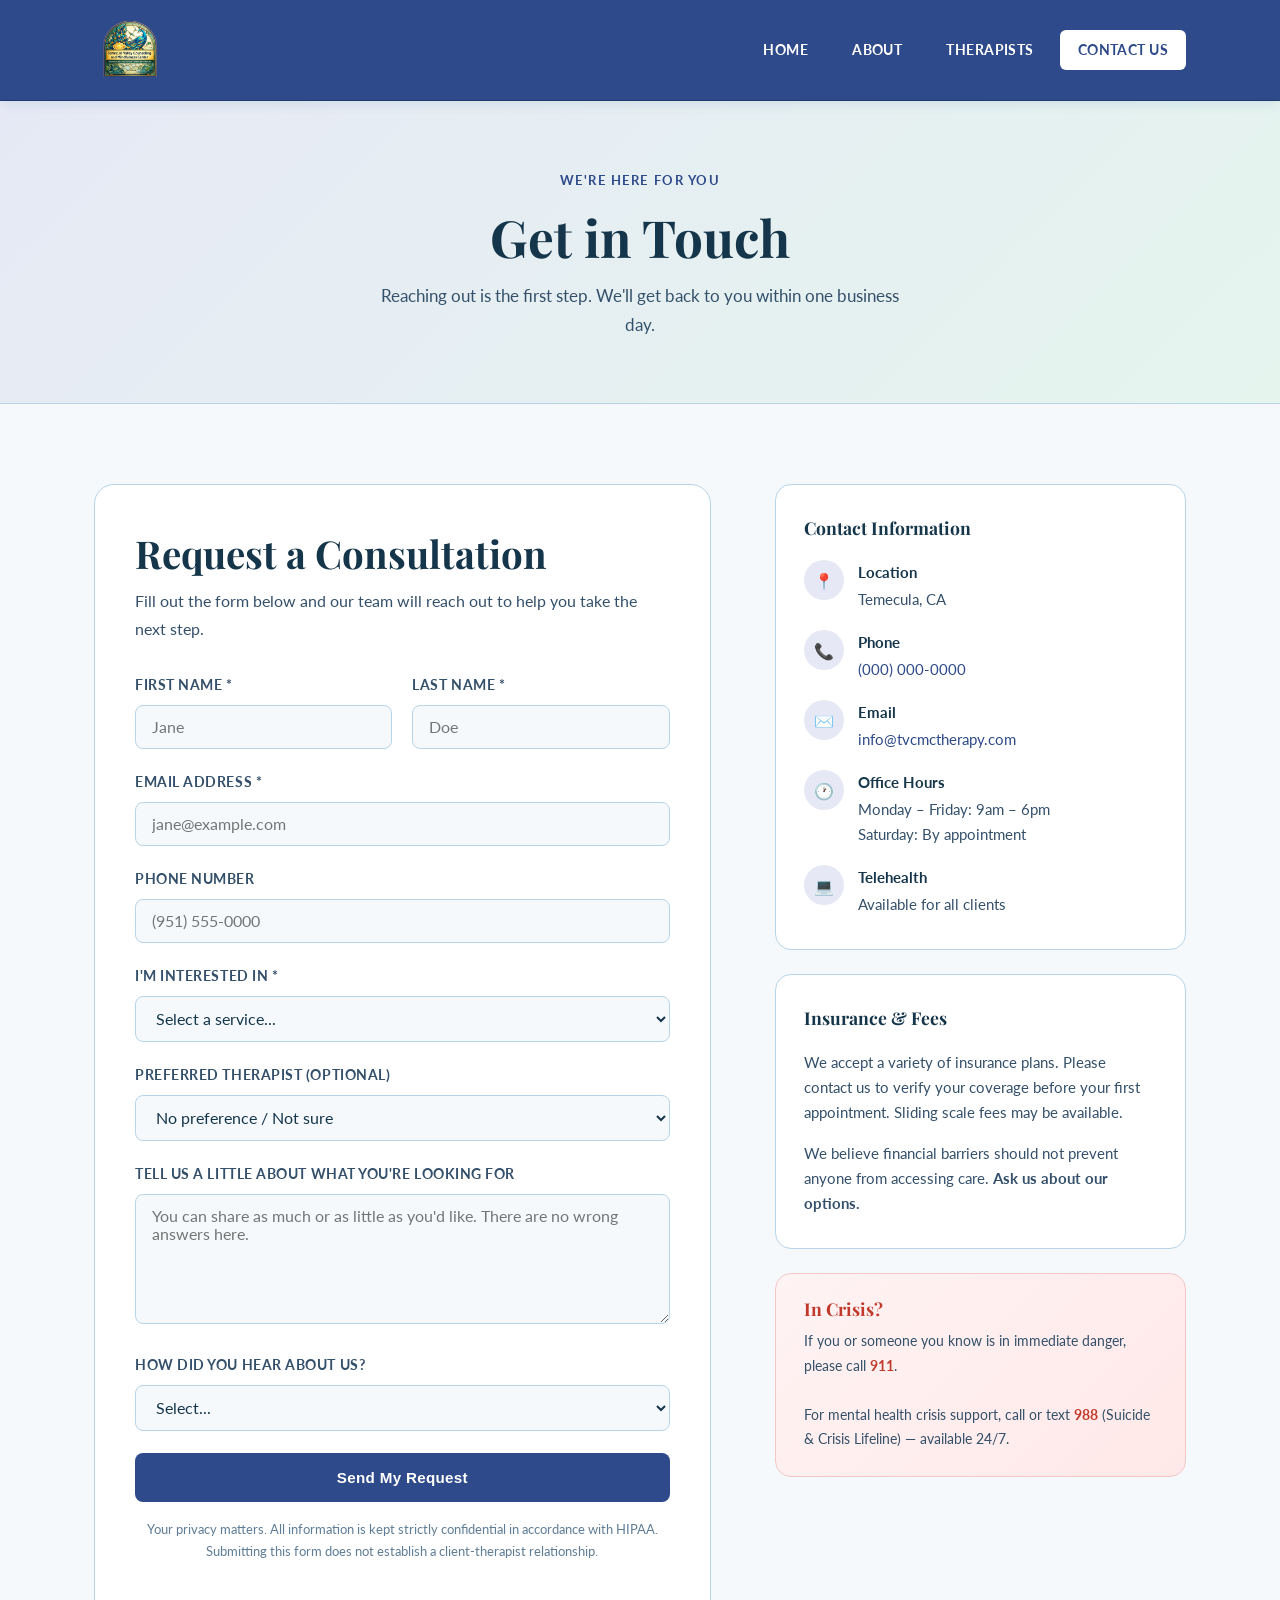
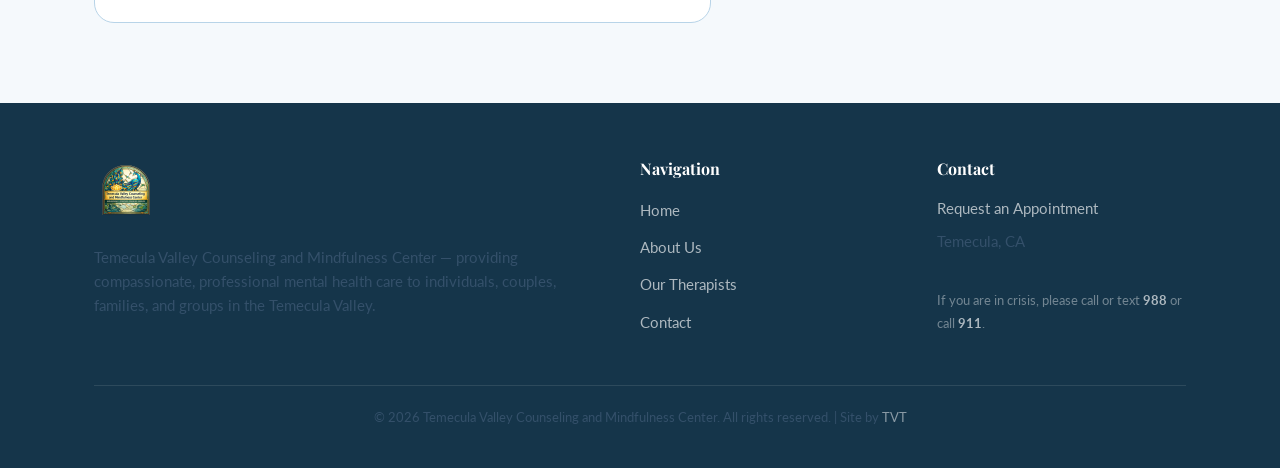
<file: contact.html>
<!DOCTYPE html>
<html lang="en">
<head>
  <meta charset="UTF-8">
  <meta name="viewport" content="width=device-width, initial-scale=1.0">
  <title>Contact Us | Temecula Valley Counseling & Mindfulness Center</title>
  <meta name="description" content="Get in touch with Temecula Valley Counseling and Mindfulness Center to schedule a consultation or ask any questions.">
  <link rel="stylesheet" href="css/style.css">
</head>
<body>

<!-- ── Header ─────────────────────────────────────── -->
<header>
  <div class="header-inner">
    <a class="logo-wrap" href="index.html">
      <img src="images/logo.png" alt="Temecula Valley Counseling and Mindfulness Center">
    </a>
    <nav>
      <button class="hamburger" id="hamburger" aria-label="Toggle menu">
        <span></span><span></span><span></span>
      </button>
      <ul id="nav-menu">
        <li><a href="index.html">Home</a></li>
        <li><a href="about.html">About</a></li>
        <li><a href="therapists.html">Therapists</a></li>
        <li class="nav-cta"><a href="contact.html" class="active">Contact Us</a></li>
      </ul>
    </nav>
  </div>
</header>

<!-- ── Page Hero ─────────────────────────────────── -->
<div class="page-hero">
  <div class="container">
    <span class="eyebrow">We're Here for You</span>
    <h1>Get in Touch</h1>
    <p>Reaching out is the first step. We'll get back to you within one business day.</p>
  </div>
</div>

<!-- ── Contact Section ───────────────────────────── -->
<section style="background: var(--cream);">
  <div class="container">
    <div class="contact-layout">

      <!-- ── Form ── -->
      <div class="contact-form-wrap">
        <h2>Request a Consultation</h2>
        <p class="subtitle">Fill out the form below and our team will reach out to help you take the next step.</p>

        <form id="contact-form" onsubmit="handleSubmit(event)">
          <div class="form-row">
            <div class="form-group">
              <label for="first-name">First Name *</label>
              <input type="text" id="first-name" name="first_name" placeholder="Jane" required>
            </div>
            <div class="form-group">
              <label for="last-name">Last Name *</label>
              <input type="text" id="last-name" name="last_name" placeholder="Doe" required>
            </div>
          </div>

          <div class="form-group">
            <label for="email">Email Address *</label>
            <input type="email" id="email" name="email" placeholder="jane@example.com" required>
          </div>

          <div class="form-group">
            <label for="phone">Phone Number</label>
            <input type="tel" id="phone" name="phone" placeholder="(951) 555-0000">
          </div>

          <div class="form-group">
            <label for="service">I'm Interested In *</label>
            <select id="service" name="service" required>
              <option value="" disabled selected>Select a service...</option>
              <option value="individual">Individual Therapy</option>
              <option value="couples">Couples Therapy</option>
              <option value="family">Family Therapy</option>
              <option value="group">Group Therapy</option>
              <option value="telehealth">Telehealth Sessions</option>
              <option value="unsure">Not Sure — Help Me Decide</option>
            </select>
          </div>

          <div class="form-group">
            <label for="therapist">Preferred Therapist (Optional)</label>
            <select id="therapist" name="therapist">
              <option value="" selected>No preference / Not sure</option>
              <option value="any">Any available therapist</option>
            </select>
          </div>

          <div class="form-group">
            <label for="message">Tell Us a Little About What You're Looking For</label>
            <textarea id="message" name="message" placeholder="You can share as much or as little as you'd like. There are no wrong answers here."></textarea>
          </div>

          <div class="form-group">
            <label for="hear">How Did You Hear About Us?</label>
            <select id="hear" name="hear">
              <option value="" selected>Select...</option>
              <option value="google">Google / Search</option>
              <option value="referral">Referral from someone I know</option>
              <option value="insurance">Insurance Directory</option>
              <option value="social">Social Media</option>
              <option value="other">Other</option>
            </select>
          </div>

          <button type="submit" class="btn btn-primary" style="width: 100%; padding: 16px;">Send My Request</button>

          <p class="form-note">
            Your privacy matters. All information is kept strictly confidential in accordance with HIPAA.
            Submitting this form does not establish a client-therapist relationship.
          </p>
        </form>

        <!-- Success Message (hidden initially) -->
        <div id="success-msg" style="display:none; text-align: center; padding: 40px 20px;">
          <div style="font-size: 3rem; margin-bottom: 16px;">&#10003;</div>
          <h3 style="color: var(--teal); margin-bottom: 12px;">Thank You for Reaching Out</h3>
          <p>We've received your message and will be in touch within one business day. We look forward to connecting with you.</p>
        </div>
      </div>

      <!-- ── Sidebar ── -->
      <div class="contact-sidebar">

        <div class="info-card">
          <h3>Contact Information</h3>

          <div class="info-item">
            <div class="icon">📍</div>
            <div class="detail">
              <strong>Location</strong>
              <span>Temecula, CA</span>
            </div>
          </div>

          <div class="info-item">
            <div class="icon">📞</div>
            <div class="detail">
              <strong>Phone</strong>
              <span><a href="tel:">(000) 000-0000</a></span>
            </div>
          </div>

          <div class="info-item">
            <div class="icon">✉️</div>
            <div class="detail">
              <strong>Email</strong>
              <span><a href="mailto:info@tvcmctherapy.com">info@tvcmctherapy.com</a></span>
            </div>
          </div>

          <div class="info-item">
            <div class="icon">🕐</div>
            <div class="detail">
              <strong>Office Hours</strong>
              <span>Monday – Friday: 9am – 6pm<br>Saturday: By appointment</span>
            </div>
          </div>

          <div class="info-item">
            <div class="icon">💻</div>
            <div class="detail">
              <strong>Telehealth</strong>
              <span>Available for all clients</span>
            </div>
          </div>
        </div>

        <div class="info-card">
          <h3>Insurance &amp; Fees</h3>
          <p style="font-size: 0.92rem;">
            We accept a variety of insurance plans. Please contact us to verify your coverage
            before your first appointment. Sliding scale fees may be available.
          </p>
          <p style="font-size: 0.92rem; margin: 0;">
            We believe financial barriers should not prevent anyone from accessing care.
            <strong>Ask us about our options.</strong>
          </p>
        </div>

        <div class="crisis-card">
          <h4>In Crisis?</h4>
          <p>
            If you or someone you know is in immediate danger, please call
            <a href="tel:911">911</a>.<br><br>
            For mental health crisis support, call or text
            <a href="tel:988">988</a> (Suicide &amp; Crisis Lifeline) — available 24/7.
          </p>
        </div>

      </div>
    </div>
  </div>
</section>

<!-- ── Footer ─────────────────────────────────────── -->
<footer>
  <div class="container">
    <div class="footer-grid">
      <div class="footer-brand">
        <img src="images/logo.png" alt="TVCMC Logo">
        <p>Temecula Valley Counseling and Mindfulness Center — providing compassionate, professional mental health care to individuals, couples, families, and groups in the Temecula Valley.</p>
      </div>
      <div class="footer-col">
        <h4>Navigation</h4>
        <ul>
          <li><a href="index.html">Home</a></li>
          <li><a href="about.html">About Us</a></li>
          <li><a href="therapists.html">Our Therapists</a></li>
          <li><a href="contact.html">Contact</a></li>
        </ul>
      </div>
      <div class="footer-col footer-contact">
        <h4>Contact</h4>
        <p><a href="contact.html">Request an Appointment</a></p>
        <p>Temecula, CA</p>
        <br>
        <p style="font-size:0.82rem; color: rgba(255,255,255,0.4);">
          If you are in crisis, please call or text <strong style="color:rgba(255,255,255,0.65)">988</strong> or call <strong style="color:rgba(255,255,255,0.65)">911</strong>.
        </p>
      </div>
    </div>
    <div class="footer-bottom">
      <p>&copy; 2026 Temecula Valley Counseling and Mindfulness Center. All rights reserved. | Site by <a href="#" style="color: rgba(255,255,255,0.5);">TVT</a></p>
    </div>
  </div>
</footer>

<script>
  const hamburger = document.getElementById('hamburger');
  const navMenu = document.getElementById('nav-menu');
  hamburger.addEventListener('click', () => navMenu.classList.toggle('open'));

  function handleSubmit(e) {
    e.preventDefault();
    document.getElementById('contact-form').style.display = 'none';
    document.getElementById('success-msg').style.display = 'block';
  }
</script>
<script src="js/reveal.js"></script>
</body>
</html>
</file>
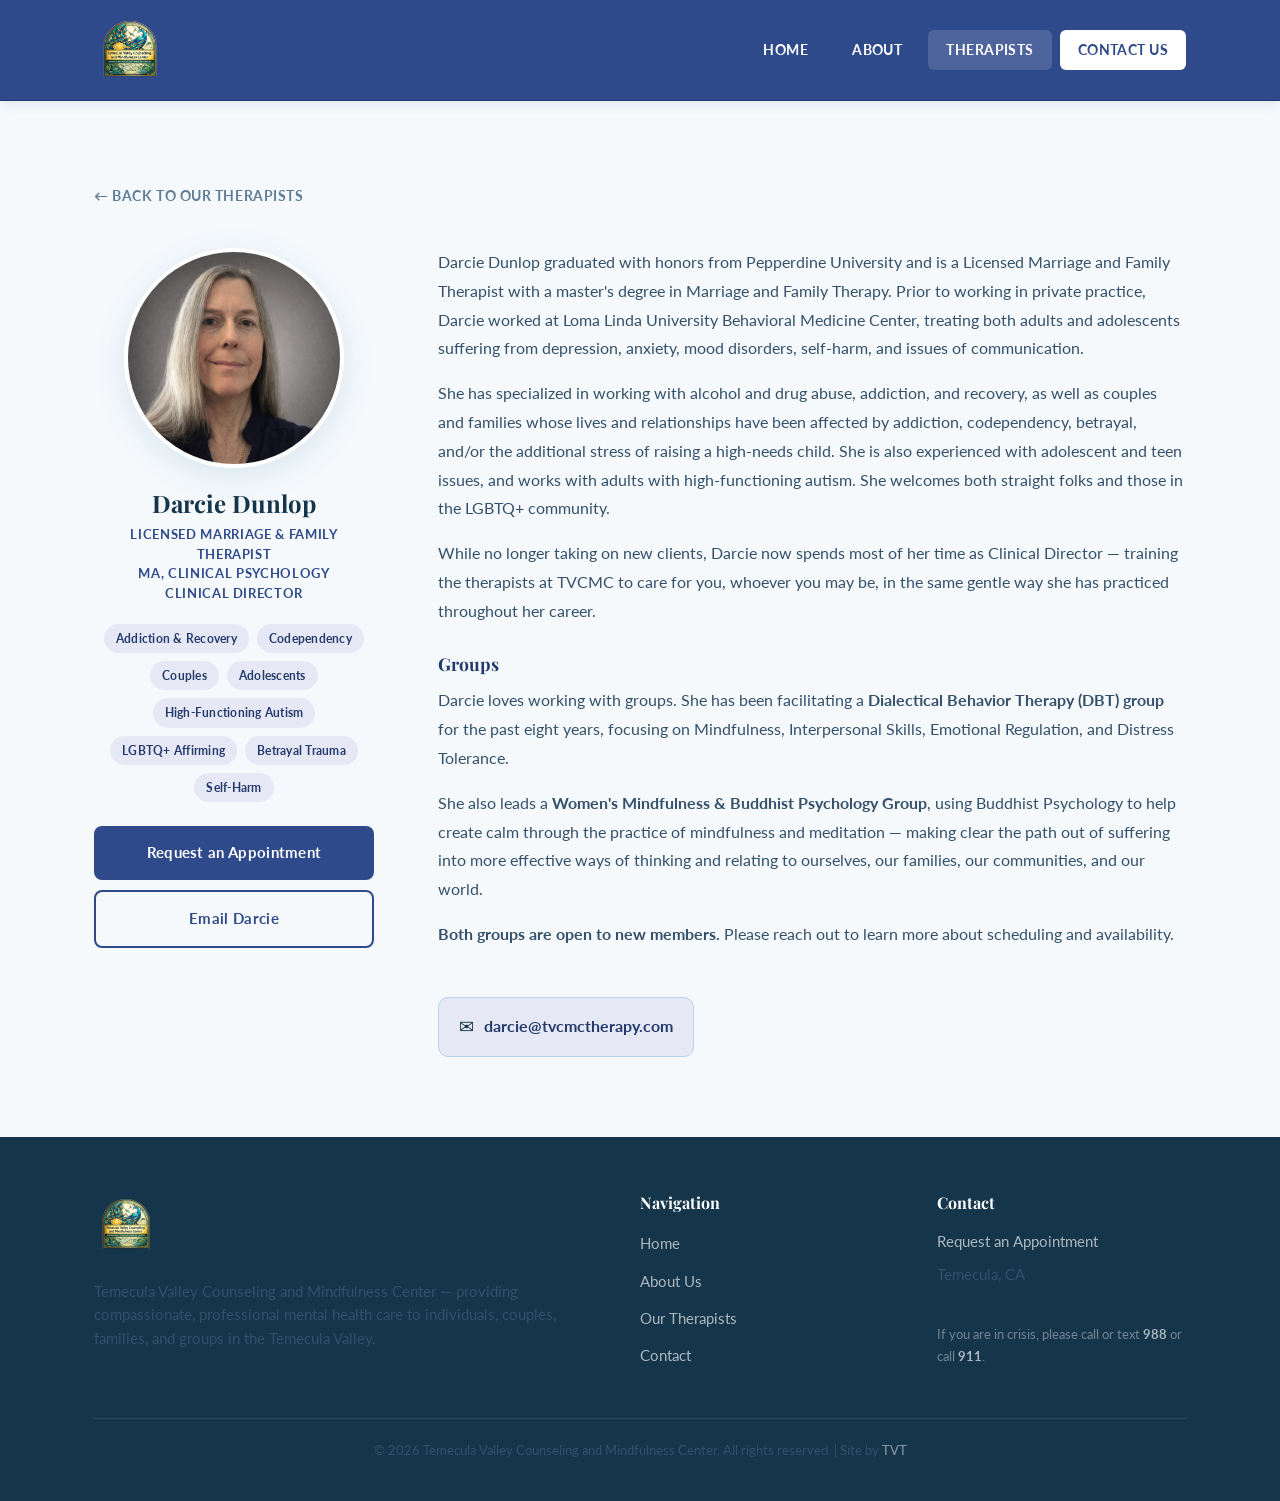
<file: darcie-dunlop.html>
<!DOCTYPE html>
<html lang="en">
<head>
  <meta charset="UTF-8">
  <meta name="viewport" content="width=device-width, initial-scale=1.0">
  <title>Darcie Dunlop, LMFT | Temecula Valley Counseling & Mindfulness Center</title>
  <meta name="description" content="Meet Darcie Dunlop, Licensed Marriage and Family Therapist and Clinical Director at Temecula Valley Counseling and Mindfulness Center.">
  <link rel="stylesheet" href="css/style.css">
</head>
<body>

<!-- ── Header ─────────────────────────────────────── -->
<header>
  <div class="header-inner">
    <a class="logo-wrap" href="index.html">
      <img src="images/logo.png" alt="Temecula Valley Counseling and Mindfulness Center">
    </a>
    <nav>
      <button class="hamburger" id="hamburger" aria-label="Toggle menu">
        <span></span><span></span><span></span>
      </button>
      <ul id="nav-menu">
        <li><a href="index.html">Home</a></li>
        <li><a href="about.html">About</a></li>
        <li><a href="therapists.html" class="active">Therapists</a></li>
        <li class="nav-cta"><a href="contact.html">Contact Us</a></li>
      </ul>
    </nav>
  </div>
</header>

<!-- ── Bio Section ───────────────────────────────── -->
<section style="background: var(--cream);">
  <div class="container">

    <a href="therapists.html" class="back-link">&#8592; Back to Our Therapists</a>

    <div class="therapist-bio-layout">

      <!-- ── Sidebar ── -->
      <div class="therapist-bio-sidebar">
        <div class="bio-photo">
          <img src="images/darcie.png" alt="Darcie Dunlop, LMFT">
        </div>
        <h2>Darcie Dunlop</h2>
        <div class="bio-title">
          Licensed Marriage &amp; Family Therapist<br>
          MA, Clinical Psychology<br>
          Clinical Director
        </div>
        <div class="bio-specialties">
          <span class="tag">Addiction &amp; Recovery</span>
          <span class="tag">Codependency</span>
          <span class="tag">Couples</span>
          <span class="tag">Adolescents</span>
          <span class="tag">High-Functioning Autism</span>
          <span class="tag">LGBTQ+ Affirming</span>
          <span class="tag">Betrayal Trauma</span>
          <span class="tag">Self-Harm</span>
        </div>
        <div class="sidebar-actions">
          <a href="contact.html" class="btn btn-primary">Request an Appointment</a>
          <a href="mailto:darcie@tvcmctherapy.com" class="btn btn-outline">Email Darcie</a>
        </div>
      </div>

      <!-- ── Bio Content ── -->
      <div class="therapist-bio-content">

        <p>
          Darcie Dunlop graduated with honors from Pepperdine University and is a Licensed
          Marriage and Family Therapist with a master's degree in Marriage and Family Therapy.
          Prior to working in private practice, Darcie worked at Loma Linda University Behavioral
          Medicine Center, treating both adults and adolescents suffering from depression, anxiety,
          mood disorders, self-harm, and issues of communication.
        </p>

        <p>
          She has specialized in working with alcohol and drug abuse, addiction, and recovery,
          as well as couples and families whose lives and relationships have been affected by
          addiction, codependency, betrayal, and/or the additional stress of raising a
          high-needs child. She is also experienced with adolescent and teen issues, and works
          with adults with high-functioning autism. She welcomes both straight folks and those
          in the LGBTQ+ community.
        </p>

        <p>
          While no longer taking on new clients, Darcie now spends most of her time as Clinical
          Director — training the therapists at TVCMC to care for you, whoever you may be, in
          the same gentle way she has practiced throughout her career.
        </p>

        <h3>Groups</h3>

        <p>
          Darcie loves working with groups. She has been facilitating a
          <strong>Dialectical Behavior Therapy (DBT) group</strong> for the past eight years,
          focusing on Mindfulness, Interpersonal Skills, Emotional Regulation, and Distress
          Tolerance.
        </p>

        <p>
          She also leads a <strong>Women's Mindfulness &amp; Buddhist Psychology Group</strong>,
          using Buddhist Psychology to help create calm through the practice of mindfulness and
          meditation — making clear the path out of suffering into more effective ways of thinking
          and relating to ourselves, our families, our communities, and our world.
        </p>

        <p><strong>Both groups are open to new members.</strong> Please reach out to learn more
        about scheduling and availability.</p>

        <div class="bio-email-block">
          <span class="icon">&#9993;</span>
          <a href="mailto:darcie@tvcmctherapy.com">darcie@tvcmctherapy.com</a>
        </div>

      </div>
    </div>

  </div>
</section>

<!-- ── Footer ─────────────────────────────────────── -->
<footer>
  <div class="container">
    <div class="footer-grid">
      <div class="footer-brand">
        <img src="images/logo.png" alt="TVCMC Logo">
        <p>Temecula Valley Counseling and Mindfulness Center — providing compassionate, professional mental health care to individuals, couples, families, and groups in the Temecula Valley.</p>
      </div>
      <div class="footer-col">
        <h4>Navigation</h4>
        <ul>
          <li><a href="index.html">Home</a></li>
          <li><a href="about.html">About Us</a></li>
          <li><a href="therapists.html">Our Therapists</a></li>
          <li><a href="contact.html">Contact</a></li>
        </ul>
      </div>
      <div class="footer-col footer-contact">
        <h4>Contact</h4>
        <p><a href="contact.html">Request an Appointment</a></p>
        <p>Temecula, CA</p>
        <br>
        <p style="font-size:0.82rem; color: rgba(255,255,255,0.4);">
          If you are in crisis, please call or text <strong style="color:rgba(255,255,255,0.65)">988</strong> or call <strong style="color:rgba(255,255,255,0.65)">911</strong>.
        </p>
      </div>
    </div>
    <div class="footer-bottom">
      <p>&copy; 2026 Temecula Valley Counseling and Mindfulness Center. All rights reserved. | Site by <a href="#" style="color: rgba(255,255,255,0.5);">TVT</a></p>
    </div>
  </div>
</footer>

<script>
  const hamburger = document.getElementById('hamburger');
  const navMenu = document.getElementById('nav-menu');
  hamburger.addEventListener('click', () => navMenu.classList.toggle('open'));
</script>
<script src="js/reveal.js"></script>
</body>
</html>
</file>
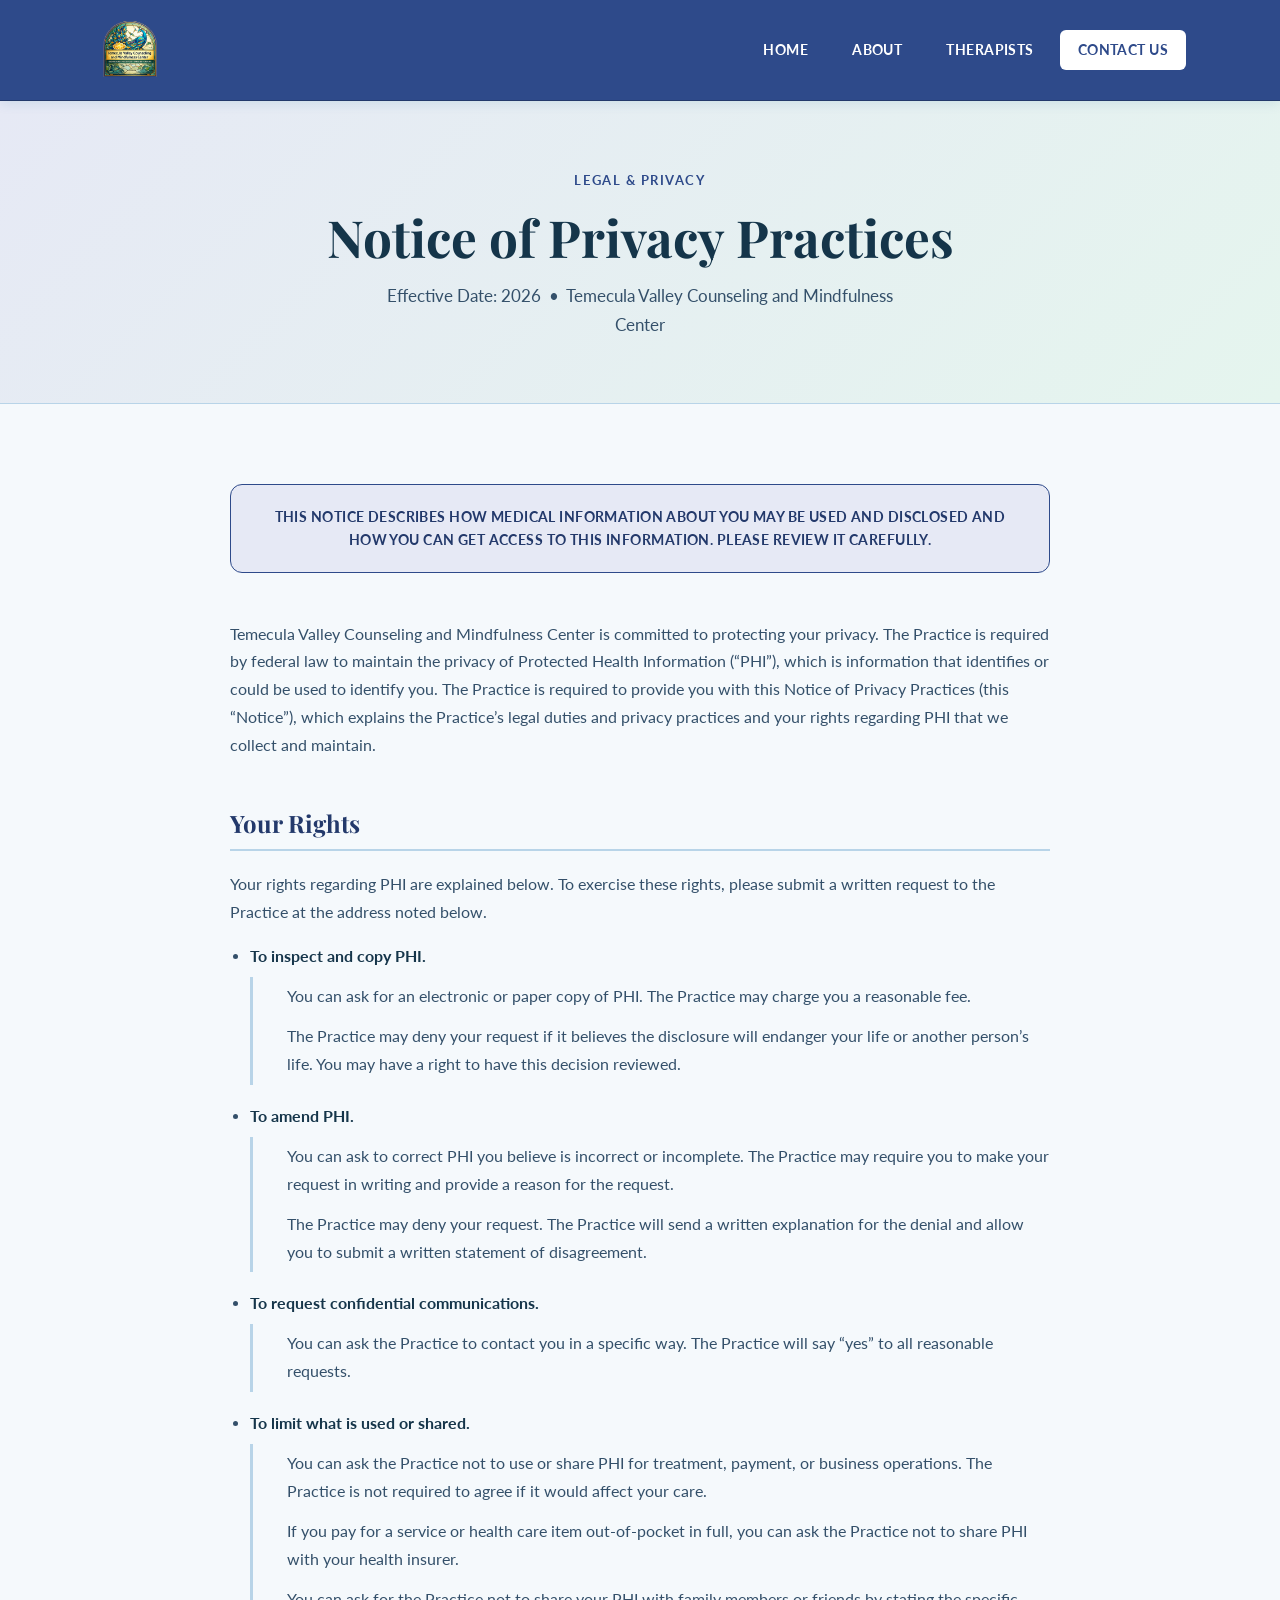
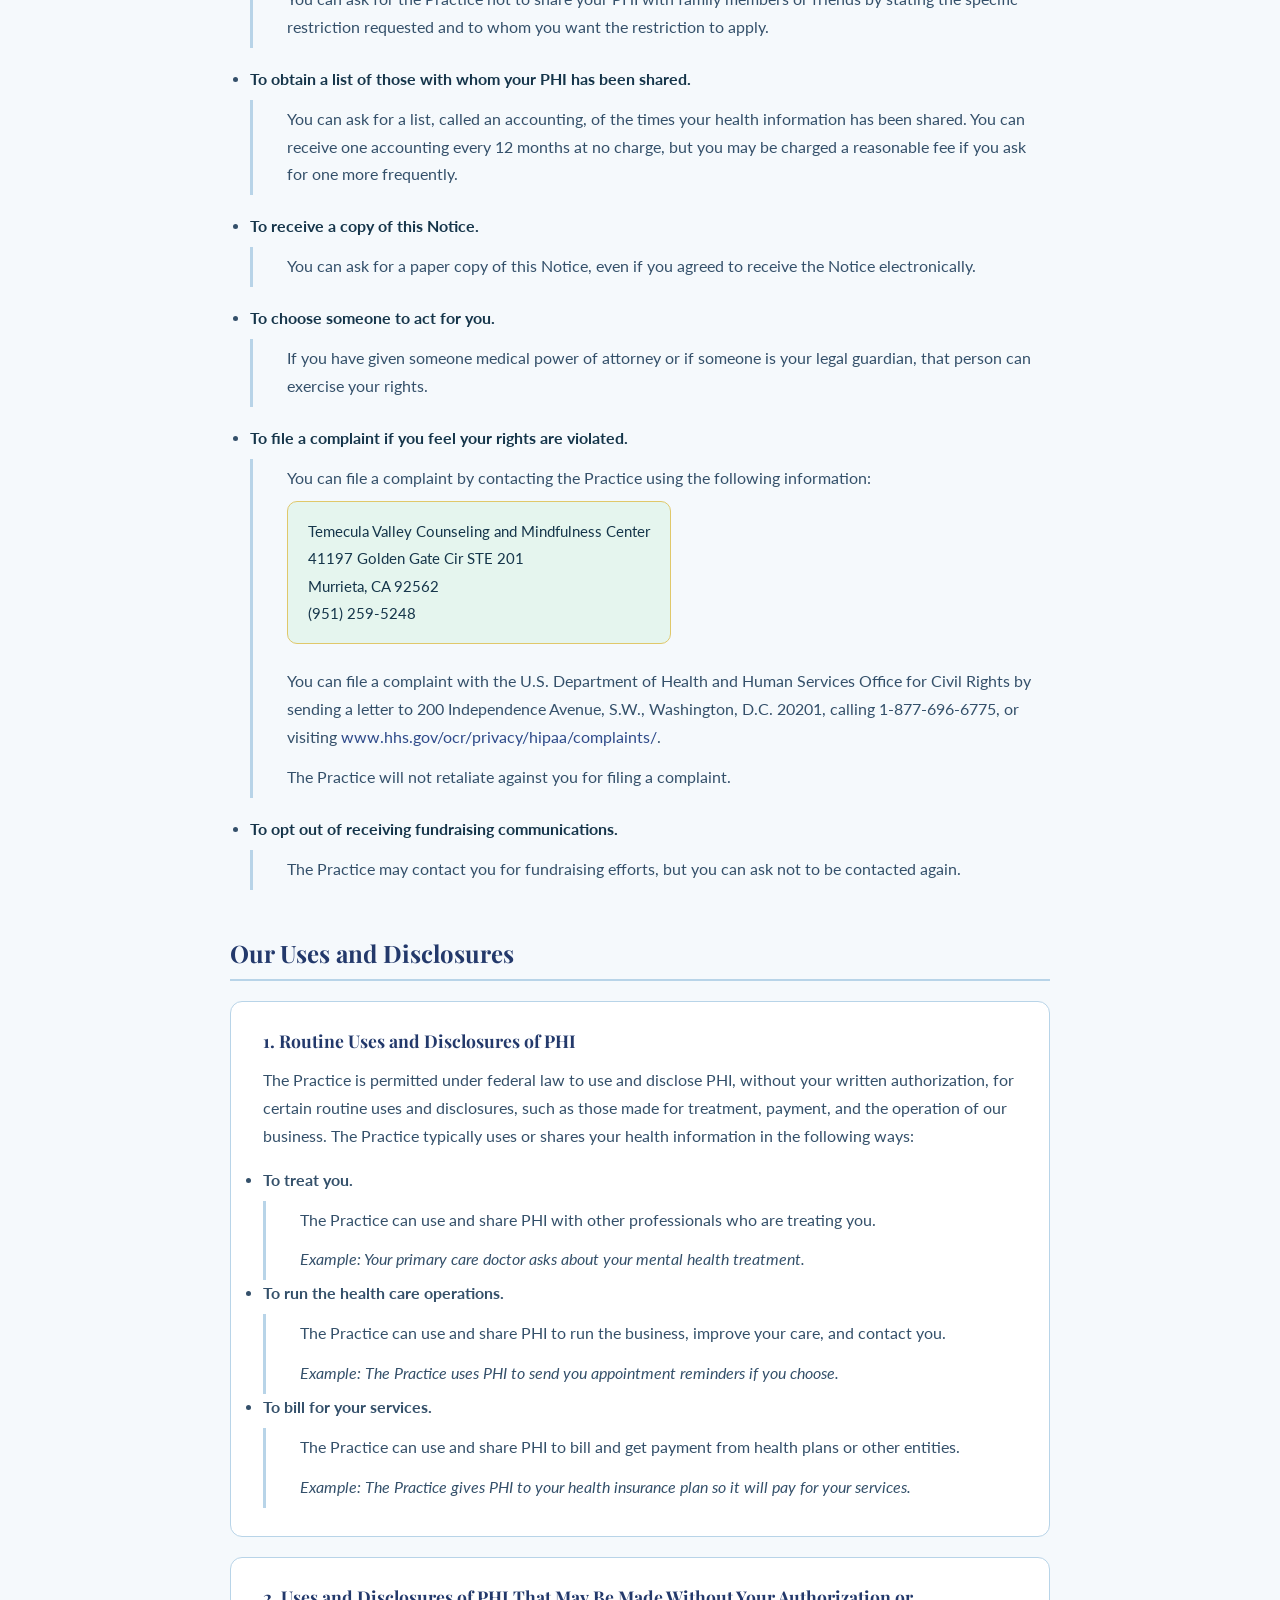
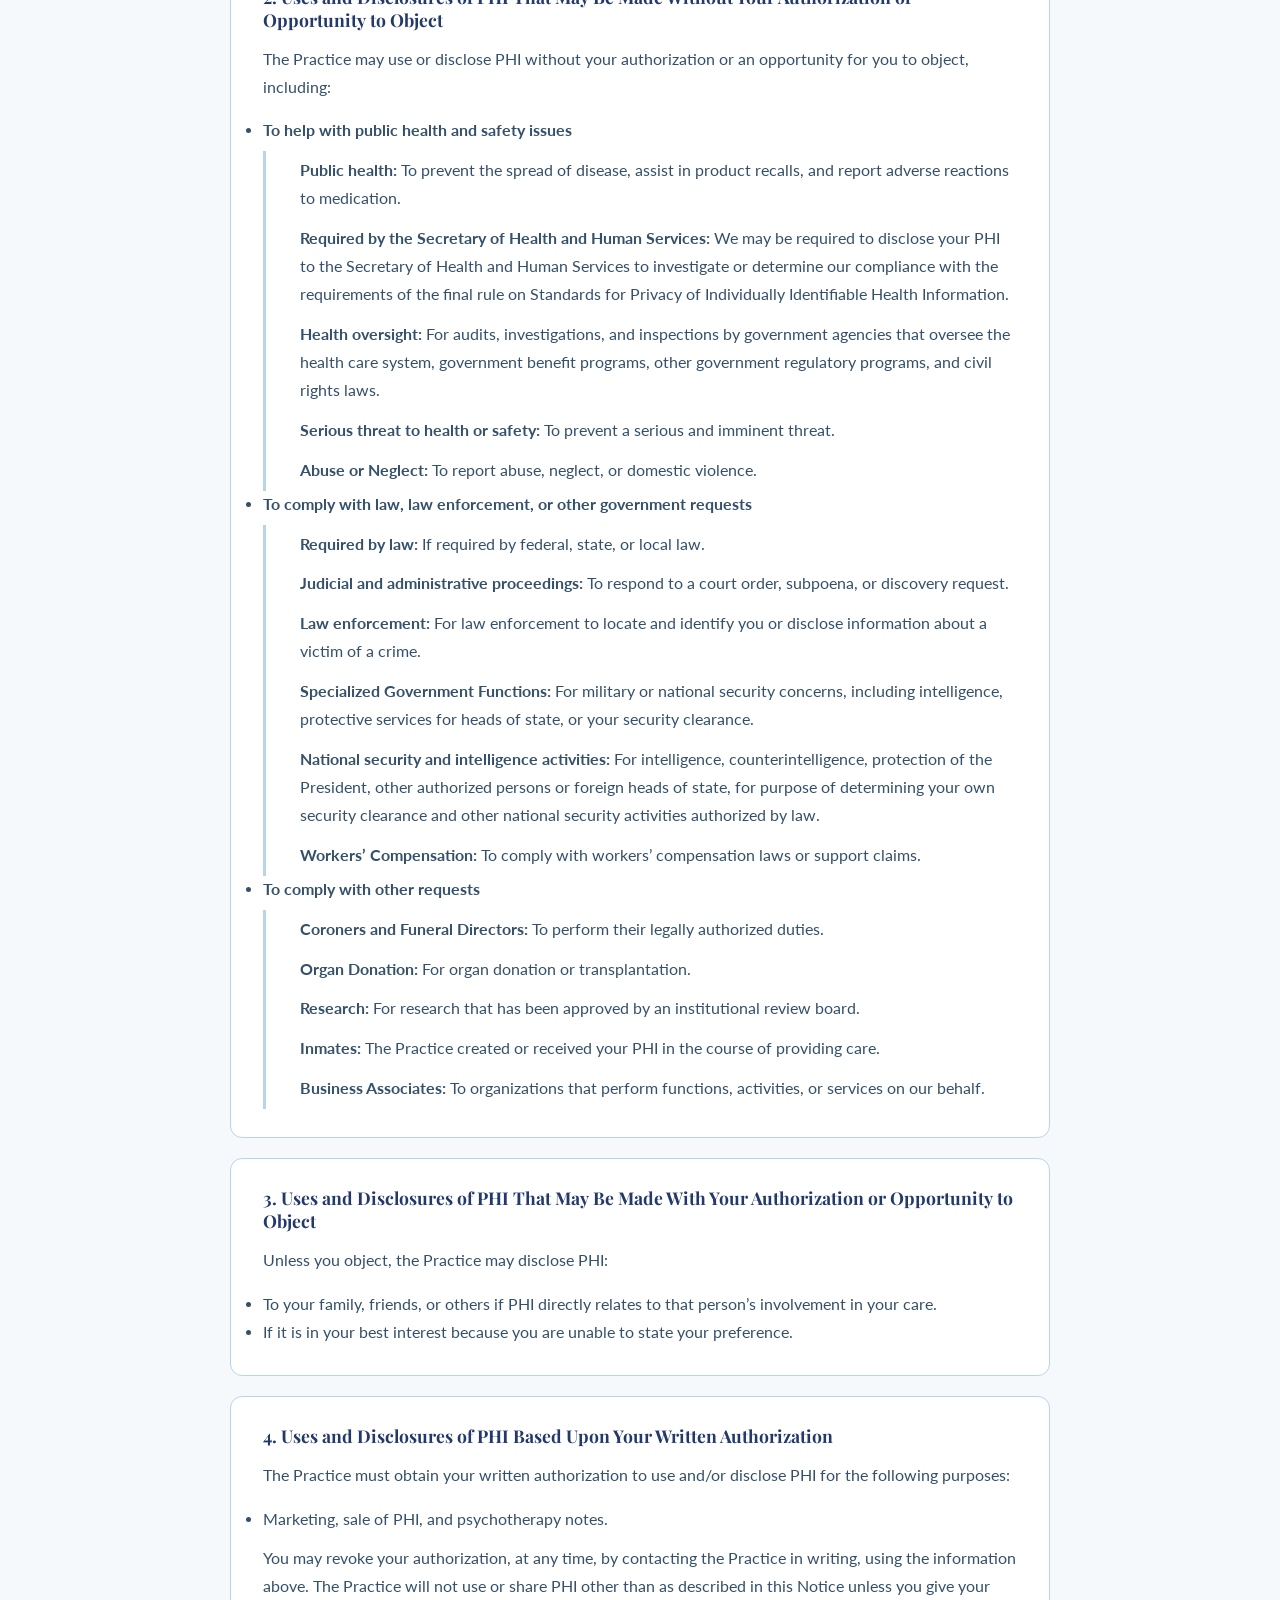
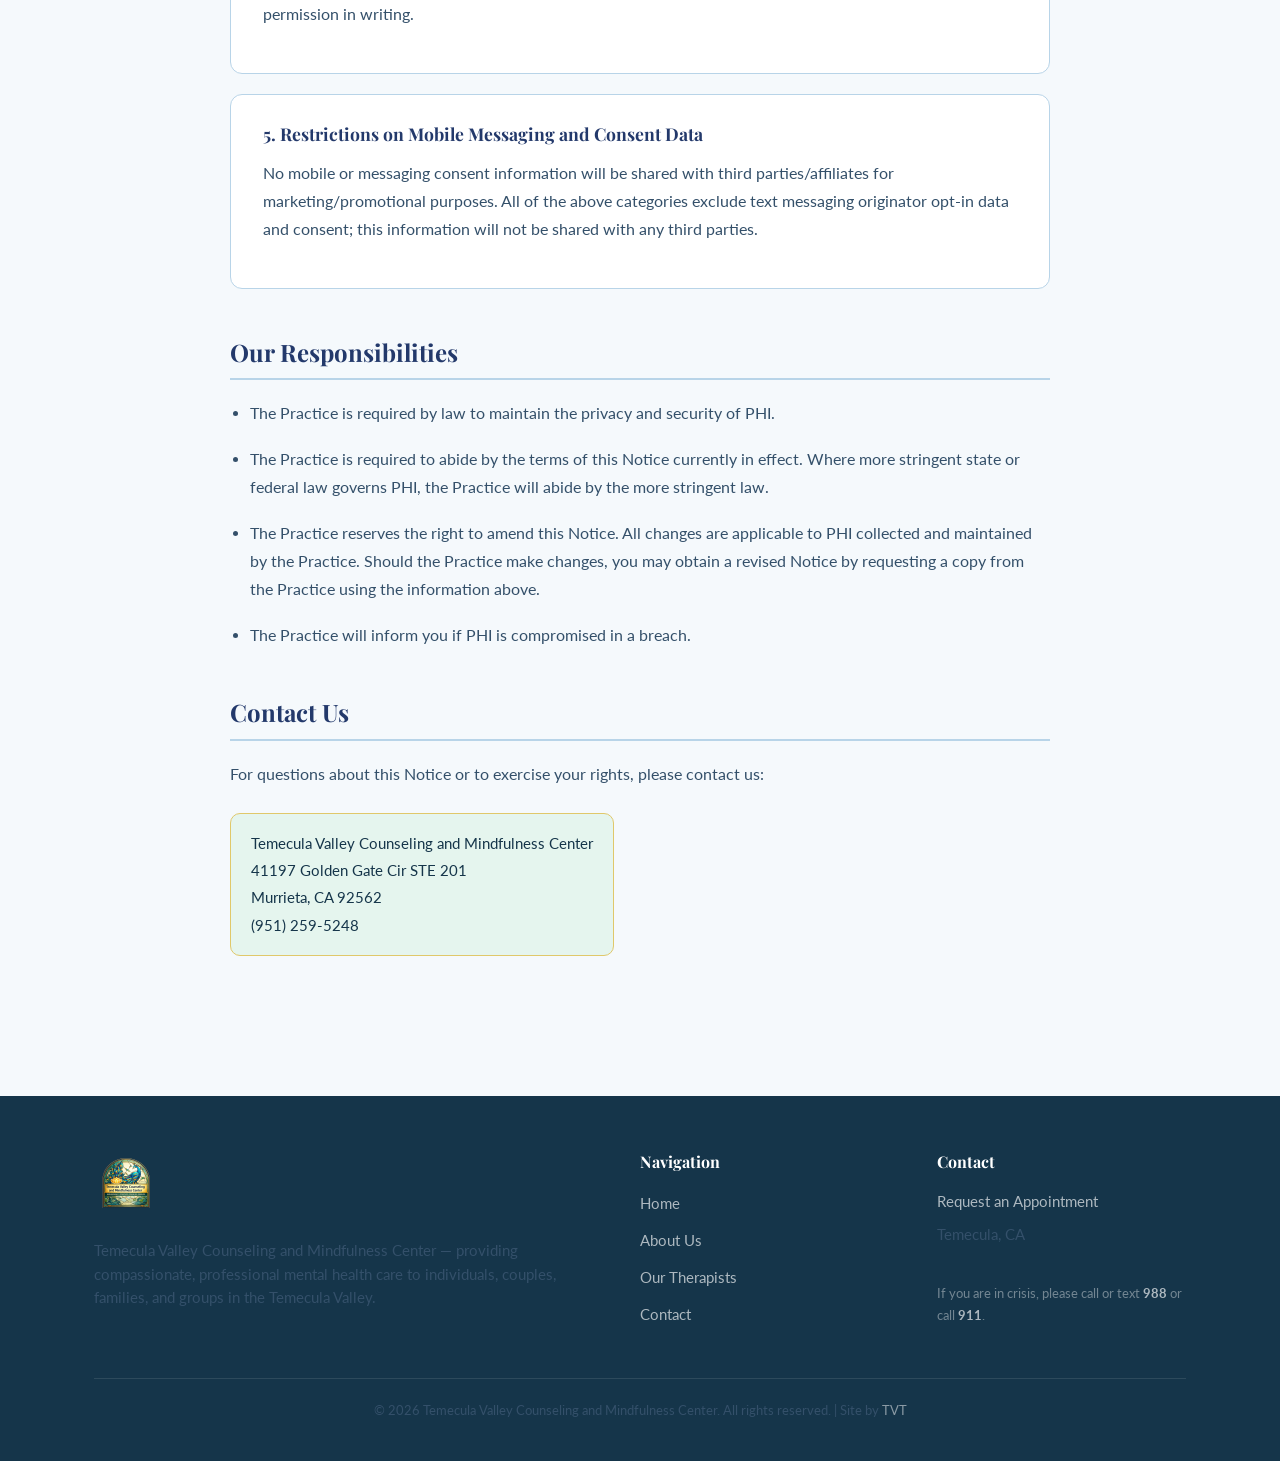
<file: privacy-notice.html>
<!DOCTYPE html>
<html lang="en">
<head>
  <meta charset="UTF-8">
  <meta name="viewport" content="width=device-width, initial-scale=1.0">
  <title>Privacy Notice | Temecula Valley Counseling & Mindfulness Center</title>
  <meta name="description" content="Notice of Privacy Practices for Temecula Valley Counseling and Mindfulness Center — how your medical information is used and how you can access it.">
  <link rel="stylesheet" href="css/style.css">
  <style>
    .privacy-body { max-width: 820px; margin: 0 auto; }

    .privacy-alert {
      background: var(--teal-light);
      border: 1px solid var(--teal);
      border-radius: 12px;
      padding: 20px 24px;
      margin-bottom: 48px;
      font-size: 0.9rem;
      font-weight: 700;
      color: var(--teal-dark);
      text-transform: uppercase;
      letter-spacing: 0.03em;
      line-height: 1.6;
      text-align: center;
    }

    .privacy-section { margin-bottom: 48px; }

    .privacy-section h2 {
      font-size: 1.5rem;
      color: var(--teal-dark);
      border-bottom: 2px solid var(--border);
      padding-bottom: 10px;
      margin-bottom: 20px;
    }

    .privacy-section h3 {
      font-size: 1.05rem;
      color: var(--text-dark);
      margin: 24px 0 8px;
    }

    .privacy-section p,
    .privacy-section li {
      font-size: 0.97rem;
      line-height: 1.8;
      color: var(--text-mid);
    }

    .privacy-section > ul,
    .privacy-section > ol {
      padding-left: 20px;
      margin-top: 8px;
    }

    .privacy-section > ul > li,
    .privacy-section > ol > li {
      margin-bottom: 18px;
    }

    .privacy-section > ul > li > strong,
    .privacy-section > ol > li > strong {
      color: var(--text-dark);
      display: block;
      margin-bottom: 4px;
    }

    .privacy-section ul ul {
      list-style: disc;
      padding-left: 22px;
      margin-top: 8px;
    }

    .privacy-section ul ul li {
      margin-bottom: 8px;
    }

    .privacy-section .sub-list {
      list-style: none;
      padding-left: 20px;
      margin-top: 6px;
      border-left: 3px solid var(--border);
    }

    .privacy-section .sub-list li {
      padding: 6px 0 6px 14px;
      margin-bottom: 0;
      position: relative;
    }

    .address-block {
      background: var(--gold-light);
      border: 1px solid #E0C86A;
      border-radius: 10px;
      padding: 16px 20px;
      display: inline-block;
      margin: 8px 0 12px;
      font-size: 0.95rem;
      line-height: 1.8;
      color: var(--text-dark);
    }

    .numbered-section {
      background: var(--warm-white);
      border: 1px solid var(--border);
      border-radius: 12px;
      padding: 28px 32px;
      margin-bottom: 20px;
    }

    .numbered-section h3 {
      color: var(--teal-dark);
      margin-top: 0;
      margin-bottom: 14px;
      font-size: 1.1rem;
    }
  </style>
</head>
<body>

<!-- ── Header ─────────────────────────────────────── -->
<header>
  <div class="header-inner">
    <a class="logo-wrap" href="index.html">
      <img src="images/logo.png" alt="Temecula Valley Counseling and Mindfulness Center">
    </a>
    <nav>
      <button class="hamburger" id="hamburger" aria-label="Toggle menu">
        <span></span><span></span><span></span>
      </button>
      <ul id="nav-menu">
        <li><a href="index.html">Home</a></li>
        <li><a href="about.html">About</a></li>
        <li><a href="therapists.html">Therapists</a></li>
        <li class="nav-cta"><a href="contact.html">Contact Us</a></li>
      </ul>
    </nav>
  </div>
</header>

<!-- ── Page Hero ─────────────────────────────────── -->
<div class="page-hero">
  <div class="container">
    <span class="eyebrow">Legal &amp; Privacy</span>
    <h1>Notice of Privacy Practices</h1>
    <p>Effective Date: 2026 &nbsp;&bull;&nbsp; Temecula Valley Counseling and Mindfulness Center</p>
  </div>
</div>

<!-- ── Privacy Content ───────────────────────────── -->
<section style="background: var(--cream);">
  <div class="container">
    <div class="privacy-body">

      <div class="privacy-alert">
        This notice describes how medical information about you may be used and disclosed
        and how you can get access to this information. Please review it carefully.
      </div>

      <div class="privacy-section">
        <p>
          Temecula Valley Counseling and Mindfulness Center is committed to protecting your privacy. The Practice is
          required by federal law to maintain the privacy of Protected Health Information
          (&ldquo;PHI&rdquo;), which is information that identifies or could be used to identify you. The
          Practice is required to provide you with this Notice of Privacy Practices (this
          &ldquo;Notice&rdquo;), which explains the Practice&rsquo;s legal duties and privacy practices and your
          rights regarding PHI that we collect and maintain.
        </p>
      </div>

      <!-- Your Rights -->
      <div class="privacy-section">
        <h2>Your Rights</h2>
        <p>Your rights regarding PHI are explained below. To exercise these rights, please submit a written request to the Practice at the address noted below.</p>

        <ul>
          <li>
            <strong>To inspect and copy PHI.</strong>
            <ul class="sub-list">
              <li>You can ask for an electronic or paper copy of PHI. The Practice may charge you a reasonable fee.</li>
              <li>The Practice may deny your request if it believes the disclosure will endanger your life or another person&rsquo;s life. You may have a right to have this decision reviewed.</li>
            </ul>
          </li>
          <li>
            <strong>To amend PHI.</strong>
            <ul class="sub-list">
              <li>You can ask to correct PHI you believe is incorrect or incomplete. The Practice may require you to make your request in writing and provide a reason for the request.</li>
              <li>The Practice may deny your request. The Practice will send a written explanation for the denial and allow you to submit a written statement of disagreement.</li>
            </ul>
          </li>
          <li>
            <strong>To request confidential communications.</strong>
            <ul class="sub-list">
              <li>You can ask the Practice to contact you in a specific way. The Practice will say &ldquo;yes&rdquo; to all reasonable requests.</li>
            </ul>
          </li>
          <li>
            <strong>To limit what is used or shared.</strong>
            <ul class="sub-list">
              <li>You can ask the Practice not to use or share PHI for treatment, payment, or business operations. The Practice is not required to agree if it would affect your care.</li>
              <li>If you pay for a service or health care item out-of-pocket in full, you can ask the Practice not to share PHI with your health insurer.</li>
              <li>You can ask for the Practice not to share your PHI with family members or friends by stating the specific restriction requested and to whom you want the restriction to apply.</li>
            </ul>
          </li>
          <li>
            <strong>To obtain a list of those with whom your PHI has been shared.</strong>
            <ul class="sub-list">
              <li>You can ask for a list, called an accounting, of the times your health information has been shared. You can receive one accounting every 12 months at no charge, but you may be charged a reasonable fee if you ask for one more frequently.</li>
            </ul>
          </li>
          <li>
            <strong>To receive a copy of this Notice.</strong>
            <ul class="sub-list">
              <li>You can ask for a paper copy of this Notice, even if you agreed to receive the Notice electronically.</li>
            </ul>
          </li>
          <li>
            <strong>To choose someone to act for you.</strong>
            <ul class="sub-list">
              <li>If you have given someone medical power of attorney or if someone is your legal guardian, that person can exercise your rights.</li>
            </ul>
          </li>
          <li>
            <strong>To file a complaint if you feel your rights are violated.</strong>
            <ul class="sub-list">
              <li>
                You can file a complaint by contacting the Practice using the following information:
                <div class="address-block">
                  Temecula Valley Counseling and Mindfulness Center<br>
                  41197 Golden Gate Cir STE 201<br>
                  Murrieta, CA 92562<br>
                  (951) 259-5248
                </div>
              </li>
              <li>You can file a complaint with the U.S. Department of Health and Human Services Office for Civil Rights by sending a letter to 200 Independence Avenue, S.W., Washington, D.C. 20201, calling 1-877-696-6775, or visiting <a href="https://www.hhs.gov/ocr/privacy/hipaa/complaints/" target="_blank" rel="noopener">www.hhs.gov/ocr/privacy/hipaa/complaints/</a>.</li>
              <li>The Practice will not retaliate against you for filing a complaint.</li>
            </ul>
          </li>
          <li>
            <strong>To opt out of receiving fundraising communications.</strong>
            <ul class="sub-list">
              <li>The Practice may contact you for fundraising efforts, but you can ask not to be contacted again.</li>
            </ul>
          </li>
        </ul>
      </div>

      <!-- Our Uses and Disclosures -->
      <div class="privacy-section">
        <h2>Our Uses and Disclosures</h2>

        <div class="numbered-section">
          <h3>1. Routine Uses and Disclosures of PHI</h3>
          <p>The Practice is permitted under federal law to use and disclose PHI, without your written authorization, for certain routine uses and disclosures, such as those made for treatment, payment, and the operation of our business. The Practice typically uses or shares your health information in the following ways:</p>
          <ul>
            <li>
              <strong>To treat you.</strong>
              <ul class="sub-list">
                <li>The Practice can use and share PHI with other professionals who are treating you.</li>
                <li><em>Example: Your primary care doctor asks about your mental health treatment.</em></li>
              </ul>
            </li>
            <li>
              <strong>To run the health care operations.</strong>
              <ul class="sub-list">
                <li>The Practice can use and share PHI to run the business, improve your care, and contact you.</li>
                <li><em>Example: The Practice uses PHI to send you appointment reminders if you choose.</em></li>
              </ul>
            </li>
            <li>
              <strong>To bill for your services.</strong>
              <ul class="sub-list">
                <li>The Practice can use and share PHI to bill and get payment from health plans or other entities.</li>
                <li><em>Example: The Practice gives PHI to your health insurance plan so it will pay for your services.</em></li>
              </ul>
            </li>
          </ul>
        </div>

        <div class="numbered-section">
          <h3>2. Uses and Disclosures of PHI That May Be Made Without Your Authorization or Opportunity to Object</h3>
          <p>The Practice may use or disclose PHI without your authorization or an opportunity for you to object, including:</p>
          <ul>
            <li>
              <strong>To help with public health and safety issues</strong>
              <ul class="sub-list">
                <li><strong>Public health:</strong> To prevent the spread of disease, assist in product recalls, and report adverse reactions to medication.</li>
                <li><strong>Required by the Secretary of Health and Human Services:</strong> We may be required to disclose your PHI to the Secretary of Health and Human Services to investigate or determine our compliance with the requirements of the final rule on Standards for Privacy of Individually Identifiable Health Information.</li>
                <li><strong>Health oversight:</strong> For audits, investigations, and inspections by government agencies that oversee the health care system, government benefit programs, other government regulatory programs, and civil rights laws.</li>
                <li><strong>Serious threat to health or safety:</strong> To prevent a serious and imminent threat.</li>
                <li><strong>Abuse or Neglect:</strong> To report abuse, neglect, or domestic violence.</li>
              </ul>
            </li>
            <li>
              <strong>To comply with law, law enforcement, or other government requests</strong>
              <ul class="sub-list">
                <li><strong>Required by law:</strong> If required by federal, state, or local law.</li>
                <li><strong>Judicial and administrative proceedings:</strong> To respond to a court order, subpoena, or discovery request.</li>
                <li><strong>Law enforcement:</strong> For law enforcement to locate and identify you or disclose information about a victim of a crime.</li>
                <li><strong>Specialized Government Functions:</strong> For military or national security concerns, including intelligence, protective services for heads of state, or your security clearance.</li>
                <li><strong>National security and intelligence activities:</strong> For intelligence, counterintelligence, protection of the President, other authorized persons or foreign heads of state, for purpose of determining your own security clearance and other national security activities authorized by law.</li>
                <li><strong>Workers&rsquo; Compensation:</strong> To comply with workers&rsquo; compensation laws or support claims.</li>
              </ul>
            </li>
            <li>
              <strong>To comply with other requests</strong>
              <ul class="sub-list">
                <li><strong>Coroners and Funeral Directors:</strong> To perform their legally authorized duties.</li>
                <li><strong>Organ Donation:</strong> For organ donation or transplantation.</li>
                <li><strong>Research:</strong> For research that has been approved by an institutional review board.</li>
                <li><strong>Inmates:</strong> The Practice created or received your PHI in the course of providing care.</li>
                <li><strong>Business Associates:</strong> To organizations that perform functions, activities, or services on our behalf.</li>
              </ul>
            </li>
          </ul>
        </div>

        <div class="numbered-section">
          <h3>3. Uses and Disclosures of PHI That May Be Made With Your Authorization or Opportunity to Object</h3>
          <p>Unless you object, the Practice may disclose PHI:</p>
          <ul>
            <li>To your family, friends, or others if PHI directly relates to that person&rsquo;s involvement in your care.</li>
            <li>If it is in your best interest because you are unable to state your preference.</li>
          </ul>
        </div>

        <div class="numbered-section">
          <h3>4. Uses and Disclosures of PHI Based Upon Your Written Authorization</h3>
          <p>The Practice must obtain your written authorization to use and/or disclose PHI for the following purposes:</p>
          <ul>
            <li>Marketing, sale of PHI, and psychotherapy notes.</li>
          </ul>
          <p style="margin-top: 12px;">You may revoke your authorization, at any time, by contacting the Practice in writing, using the information above. The Practice will not use or share PHI other than as described in this Notice unless you give your permission in writing.</p>
        </div>

        <div class="numbered-section">
          <h3>5. Restrictions on Mobile Messaging and Consent Data</h3>
          <p>No mobile or messaging consent information will be shared with third parties/affiliates for marketing/promotional purposes. All of the above categories exclude text messaging originator opt-in data and consent; this information will not be shared with any third parties.</p>
        </div>
      </div>

      <!-- Our Responsibilities -->
      <div class="privacy-section">
        <h2>Our Responsibilities</h2>
        <ul>
          <li>The Practice is required by law to maintain the privacy and security of PHI.</li>
          <li>The Practice is required to abide by the terms of this Notice currently in effect. Where more stringent state or federal law governs PHI, the Practice will abide by the more stringent law.</li>
          <li>The Practice reserves the right to amend this Notice. All changes are applicable to PHI collected and maintained by the Practice. Should the Practice make changes, you may obtain a revised Notice by requesting a copy from the Practice using the information above.</li>
          <li>The Practice will inform you if PHI is compromised in a breach.</li>
        </ul>
      </div>

      <!-- Contact -->
      <div class="privacy-section">
        <h2>Contact Us</h2>
        <p>For questions about this Notice or to exercise your rights, please contact us:</p>
        <div class="address-block">
          Temecula Valley Counseling and Mindfulness Center<br>
          41197 Golden Gate Cir STE 201<br>
          Murrieta, CA 92562<br>
          (951) 259-5248
        </div>
      </div>

    </div>
  </div>
</section>

<!-- ── Footer ─────────────────────────────────────── -->
<footer>
  <div class="container">
    <div class="footer-grid">
      <div class="footer-brand">
        <img src="images/logo.png" alt="TVCMC Logo">
        <p>Temecula Valley Counseling and Mindfulness Center — providing compassionate, professional mental health care to individuals, couples, families, and groups in the Temecula Valley.</p>
      </div>
      <div class="footer-col">
        <h4>Navigation</h4>
        <ul>
          <li><a href="index.html">Home</a></li>
          <li><a href="about.html">About Us</a></li>
          <li><a href="therapists.html">Our Therapists</a></li>
          <li><a href="contact.html">Contact</a></li>
        </ul>
      </div>
      <div class="footer-col footer-contact">
        <h4>Contact</h4>
        <p><a href="contact.html">Request an Appointment</a></p>
        <p>Temecula, CA</p>
        <br>
        <p style="font-size:0.82rem; color: rgba(255,255,255,0.4);">
          If you are in crisis, please call or text <strong style="color:rgba(255,255,255,0.65)">988</strong> or call <strong style="color:rgba(255,255,255,0.65)">911</strong>.
        </p>
      </div>
    </div>
    <div class="footer-bottom">
      <p>&copy; 2026 Temecula Valley Counseling and Mindfulness Center. All rights reserved. | Site by <a href="#" style="color: rgba(255,255,255,0.5);">TVT</a></p>
    </div>
  </div>
</footer>

<script>
  const hamburger = document.getElementById('hamburger');
  const navMenu = document.getElementById('nav-menu');
  hamburger.addEventListener('click', () => navMenu.classList.toggle('open'));
</script>
<script src="js/reveal.js"></script>
</body>
</html>
</file>
<file: css/style.css>
/* ===================================================
   Temecula Valley Counseling & Mindfulness Center
   Stylesheet
=================================================== */

@import url('https://fonts.googleapis.com/css2?family=Playfair+Display:ital,wght@0,400;0,600;1,400&family=Lato:wght@300;400;700&display=swap');

:root {
  --teal:        #2E4A8A;
  --teal-dark:   #23396B;
  --teal-light:  #E6E9F5;
  --gold:        #2D7D5E;
  --gold-light:  #E5F5EE;
  --sage:        #4A9B7A;
  --cream:       #F5F9FC;
  --warm-white:  #FFFFFF;
  --text-dark:   #15354A;
  --text-mid:    #34506A;
  --text-light:  #5F7D96;
  --border:      #B8D4E8;
  --shadow:      rgba(12, 98, 145, 0.12);
}

*, *::before, *::after { box-sizing: border-box; margin: 0; padding: 0; }

html { scroll-behavior: smooth; }

body {
  font-family: 'Lato', sans-serif;
  background: var(--cream);
  color: var(--text-dark);
  line-height: 1.7;
  font-size: 16px;
}

/* ── Typography ────────────────────────────────── */
h1, h2, h3, h4 {
  font-family: 'Playfair Display', serif;
  color: var(--text-dark);
  line-height: 1.3;
}

h1 { font-size: clamp(2rem, 5vw, 3.2rem); }
h2 { font-size: clamp(1.6rem, 3.5vw, 2.4rem); }
h3 { font-size: 1.4rem; }
h4 { font-size: 1.1rem; }

p { color: var(--text-mid); margin-bottom: 1rem; }

a { color: var(--teal); text-decoration: none; transition: color 0.2s; }
a:hover { color: var(--teal-dark); }

/* ── Layout ────────────────────────────────────── */
.container {
  max-width: 1140px;
  margin: 0 auto;
  padding: 0 24px;
}

section { padding: 80px 0; }

/* ── Header & Nav ───────────────────────────────── */
header {
  background: var(--teal);
  border-bottom: 1px solid var(--teal-dark);
  position: sticky;
  top: 0;
  z-index: 100;
  box-shadow: 0 2px 12px var(--shadow);
}

.header-inner {
  display: flex;
  align-items: center;
  justify-content: space-between;
  padding: 14px 24px;
  max-width: 1140px;
  margin: 0 auto;
}

.logo-wrap img {
  height: 72px;
  width: auto;
  display: block;
}

nav ul {
  display: flex;
  gap: 8px;
  list-style: none;
}

nav ul li a {
  display: block;
  padding: 8px 18px;
  border-radius: 6px;
  font-weight: 700;
  font-size: 0.9rem;
  letter-spacing: 0.03em;
  text-transform: uppercase;
  color: var(--warm-white);
  transition: background 0.2s, color 0.2s;
}

nav ul li a:hover,
nav ul li a.active {
  background: rgba(255, 255, 255, 0.15);
  color: var(--warm-white);
}

.nav-cta a {
  background: var(--warm-white) !important;
  color: var(--teal) !important;
  border-radius: 6px;
}
.nav-cta a:hover {
  background: var(--teal-light) !important;
}

/* Hamburger */
.hamburger {
  display: none;
  flex-direction: column;
  gap: 5px;
  cursor: pointer;
  background: none;
  border: none;
  padding: 4px;
}
.hamburger span {
  display: block;
  width: 24px;
  height: 2px;
  background: var(--warm-white);
  border-radius: 2px;
  transition: all 0.3s;
}

/* ── Hero ───────────────────────────────────────── */
.hero {
  background-image: url('../images/Peacock%203.jpg');
  background-size: cover;
  background-position: center 30%;
  padding: 160px 0 140px;
  text-align: center;
  position: relative;
  overflow: hidden;
}

.hero::before {
  content: '';
  position: absolute;
  inset: 0;
  background: rgba(255, 255, 255, 0.58);
  pointer-events: none;
}

.hero-content { position: relative; z-index: 1; }

.hero-eyebrow {
  display: inline-block;
  background: var(--gold-light);
  color: var(--gold);
  font-weight: 700;
  font-size: 0.8rem;
  letter-spacing: 0.12em;
  text-transform: uppercase;
  padding: 6px 16px;
  border-radius: 20px;
  margin-bottom: 24px;
  border: 1px solid var(--gold);
}

.hero h1 {
  margin-bottom: 20px;
  color: var(--text-dark);
}

.hero h1 em {
  font-style: italic;
  color: var(--teal);
}

.hero-subtitle {
  font-size: 1.35rem;
  max-width: 640px;
  margin: 0 auto 36px;
  color: #000;
}

.btn {
  display: inline-block;
  padding: 14px 32px;
  border-radius: 8px;
  font-weight: 700;
  font-size: 0.95rem;
  letter-spacing: 0.02em;
  transition: all 0.2s;
  cursor: pointer;
  border: none;
}

.btn-primary {
  background: var(--teal);
  color: #fff;
}
.btn-primary:hover {
  background: var(--teal-dark);
  color: #fff;
  transform: translateY(-2px);
  box-shadow: 0 6px 20px rgba(58,138,143,0.3);
}

.btn-outline {
  background: transparent;
  color: var(--teal);
  border: 2px solid var(--teal);
}
.btn-outline:hover {
  background: var(--teal);
  color: #fff;
  transform: translateY(-2px);
}

.hero-buttons { display: flex; gap: 16px; justify-content: center; flex-wrap: wrap; }

.hero-content--split {
  display: flex;
  align-items: center;
  justify-content: center;
  gap: 56px;
  text-align: left;
}

.hero-logo-col {
  flex-shrink: 0;
}

.hero-logo-col img {
  width: 288px;
  height: auto;
  filter: drop-shadow(0 8px 24px rgba(58,138,143,0.18));
}

.hero-text-col { max-width: 560px; }

.hero-text-col .hero-eyebrow { display: inline-block; }

.hero-text-col .hero-subtitle { margin-left: 0; margin-right: 0; }

.hero-text-col .hero-buttons { justify-content: flex-start; }

@media (max-width: 760px) {
  .hero-content--split {
    flex-direction: column;
    text-align: center;
    gap: 32px;
  }
  .hero-logo-col img { width: 180px; }
  .hero-text-col .hero-buttons { justify-content: center; }
}

/* ── Section Heading ────────────────────────────── */
.section-heading {
  text-align: center;
  margin-bottom: 56px;
}

.section-heading .eyebrow {
  display: inline-block;
  color: var(--teal);
  font-weight: 700;
  font-size: 0.8rem;
  letter-spacing: 0.12em;
  text-transform: uppercase;
  margin-bottom: 12px;
}

.section-heading h2 { margin-bottom: 16px; }

.section-heading p {
  max-width: 560px;
  margin: 0 auto;
  font-size: 1.05rem;
}

.divider {
  width: 56px;
  height: 3px;
  background: linear-gradient(90deg, var(--teal), var(--gold));
  margin: 16px auto 0;
  border-radius: 2px;
}

/* ── Services / Feature Cards ──────────────────── */
.cards-grid {
  display: grid;
  grid-template-columns: repeat(auto-fit, minmax(240px, 1fr));
  gap: 28px;
}

.card {
  background: var(--warm-white);
  border: 1px solid var(--border);
  border-radius: 16px;
  padding: 36px 28px;
  text-align: center;
  transition: transform 0.25s, box-shadow 0.25s;
}

.card:hover {
  transform: translateY(-6px);
  box-shadow: 0 16px 40px var(--shadow);
}

.card-icon {
  width: 60px;
  height: 60px;
  border-radius: 50%;
  background: var(--teal-light);
  display: flex;
  align-items: center;
  justify-content: center;
  margin: 0 auto 20px;
  font-size: 1.6rem;
}

.card h3 { margin-bottom: 10px; font-size: 1.15rem; }
.card p { font-size: 0.95rem; margin: 0; }

.card--link { text-decoration: none; color: inherit; display: block; }
.card--link:hover h3 { color: var(--teal); }

/* ── About Strip ─────────────────────────────────── */
.about-strip {
  background: var(--warm-white);
}

.about-strip .inner {
  display: grid;
  grid-template-columns: 1fr 1fr;
  gap: 64px;
  align-items: center;
}

.about-strip .text-col h2 { margin-bottom: 16px; }
.about-strip .text-col p { font-size: 1.05rem; }

.values-list {
  list-style: none;
  margin-top: 24px;
}

.values-list li {
  display: flex;
  align-items: flex-start;
  gap: 12px;
  margin-bottom: 14px;
  color: var(--text-mid);
  font-size: 0.97rem;
}

.values-list li::before {
  content: '';
  width: 10px;
  height: 10px;
  border-radius: 50%;
  background: var(--teal);
  flex-shrink: 0;
  margin-top: 7px;
}

.about-visual {
  background: linear-gradient(145deg, var(--teal-light), var(--gold-light));
  border-radius: 20px;
  padding: 48px 36px;
  text-align: center;
}

.about-visual .stat {
  margin-bottom: 28px;
}

.about-visual .stat-number {
  font-family: 'Playfair Display', serif;
  font-size: 2.8rem;
  color: var(--teal);
  line-height: 1;
}

.about-visual .stat-label {
  font-size: 0.9rem;
  color: var(--text-mid);
  font-weight: 700;
  letter-spacing: 0.04em;
  text-transform: uppercase;
}

.stat-divider {
  width: 40px;
  height: 1px;
  background: var(--border);
  margin: 20px auto;
}

/* ── Testimonial ────────────────────────────────── */
.testimonials {
  background: linear-gradient(135deg, var(--teal-dark) 0%, var(--teal) 100%);
  padding: 80px 0;
}

.testimonials .section-heading .eyebrow,
.testimonials .section-heading h2,
.testimonials .section-heading p { color: #fff; }

.testimonials .divider { background: linear-gradient(90deg, #fff, var(--gold)); }

.testimonials-grid {
  display: grid;
  grid-template-columns: repeat(auto-fit, minmax(300px, 1fr));
  gap: 28px;
}

.testimonial-card {
  background: rgba(255,255,255,0.12);
  border: 1px solid rgba(255,255,255,0.2);
  border-radius: 16px;
  padding: 32px 28px;
  backdrop-filter: blur(8px);
}

.testimonial-card .quote-mark {
  font-family: 'Playfair Display', serif;
  font-size: 4rem;
  color: var(--gold);
  line-height: 0.5;
  display: block;
  margin-bottom: 16px;
}

.testimonial-card p {
  color: rgba(255,255,255,0.9);
  font-style: italic;
  font-size: 1rem;
  margin-bottom: 20px;
}

.testimonial-author {
  font-weight: 700;
  color: var(--gold-light);
  font-size: 0.88rem;
  letter-spacing: 0.04em;
  text-transform: uppercase;
}

/* ── CTA Banner ─────────────────────────────────── */
.cta-banner {
  background: var(--gold-light);
  border-top: 1px solid #E0C86A;
  border-bottom: 1px solid #E0C86A;
  padding: 64px 0;
  text-align: center;
}

.cta-banner h2 { margin-bottom: 16px; }
.cta-banner p { max-width: 500px; margin: 0 auto 32px; font-size: 1.05rem; }

/* ── Footer ─────────────────────────────────────── */
footer {
  background: var(--text-dark);
  color: rgba(255,255,255,0.75);
  padding: 56px 0 24px;
}

.footer-grid {
  display: grid;
  grid-template-columns: 2fr 1fr 1fr;
  gap: 48px;
  margin-bottom: 40px;
}

.footer-brand img { height: 64px; margin-bottom: 16px; }
.footer-brand p { font-size: 0.92rem; line-height: 1.6; }

.footer-col h4 {
  color: #fff;
  font-family: 'Playfair Display', serif;
  font-size: 1rem;
  margin-bottom: 16px;
}

.footer-col ul { list-style: none; }
.footer-col ul li { margin-bottom: 10px; }
.footer-col ul li a { color: rgba(255,255,255,0.65); font-size: 0.92rem; transition: color 0.2s; }
.footer-col ul li a:hover { color: var(--gold); }

.footer-contact p { font-size: 0.92rem; margin-bottom: 8px; }
.footer-contact a { color: rgba(255,255,255,0.65); }
.footer-contact a:hover { color: var(--gold); }

.footer-bottom {
  border-top: 1px solid rgba(255,255,255,0.1);
  padding-top: 20px;
  text-align: center;
  font-size: 0.82rem;
  color: rgba(255,255,255,0.4);
}

/* ── Page Hero (inner pages) ────────────────────── */
.page-hero {
  background: linear-gradient(135deg, var(--teal-light) 0%, var(--gold-light) 100%);
  padding: 64px 0;
  text-align: center;
  border-bottom: 1px solid var(--border);
}

.page-hero .eyebrow {
  display: inline-block;
  color: var(--teal);
  font-weight: 700;
  font-size: 0.8rem;
  letter-spacing: 0.12em;
  text-transform: uppercase;
  margin-bottom: 12px;
}

.page-hero h1 { margin-bottom: 12px; }
.page-hero p { max-width: 520px; margin: 0 auto; font-size: 1.05rem; }

/* ── About Page ─────────────────────────────────── */
.about-mission {
  background: var(--warm-white);
}

.mission-block {
  display: grid;
  grid-template-columns: 1fr 1fr;
  gap: 64px;
  align-items: start;
}

.mission-block .text h2 { margin-bottom: 16px; }

.highlight-box {
  background: var(--teal-light);
  border-left: 4px solid var(--teal);
  border-radius: 0 12px 12px 0;
  padding: 24px 28px;
  margin: 28px 0;
}

.highlight-box p {
  color: var(--teal-dark);
  font-style: italic;
  font-size: 1.05rem;
  margin: 0;
}

.approach-list {
  list-style: none;
  margin-top: 20px;
}

.approach-list li {
  padding: 12px 0;
  border-bottom: 1px solid var(--border);
  color: var(--text-mid);
  font-size: 0.97rem;
  display: flex;
  gap: 12px;
  align-items: flex-start;
}

.approach-list li:last-child { border-bottom: none; }

.approach-list li strong {
  color: var(--teal);
  min-width: 120px;
  flex-shrink: 0;
}

.about-sidebar {
  background: linear-gradient(145deg, var(--teal-light), var(--gold-light));
  border-radius: 20px;
  padding: 40px 32px;
}

.about-sidebar h3 { margin-bottom: 20px; }

.sidebar-item {
  display: flex;
  gap: 16px;
  margin-bottom: 24px;
  align-items: flex-start;
}

.sidebar-item .icon {
  width: 44px;
  height: 44px;
  border-radius: 50%;
  background: var(--warm-white);
  display: flex;
  align-items: center;
  justify-content: center;
  font-size: 1.1rem;
  flex-shrink: 0;
  box-shadow: 0 2px 8px var(--shadow);
}

.sidebar-item h4 { margin-bottom: 4px; font-size: 0.97rem; }
.sidebar-item p { font-size: 0.88rem; margin: 0; }

/* ── Therapists Photo Grid (index page) ─────────── */
.therapist-photo-grid {
  display: grid;
  grid-template-columns: repeat(auto-fill, minmax(220px, 1fr));
  gap: 36px;
  justify-items: center;
}

a.therapist-tile,
.therapist-tile {
  display: flex;
  flex-direction: column;
  align-items: center;
  text-align: center;
  text-decoration: none;
  color: inherit;
  width: 100%;
  max-width: 260px;
}

a.therapist-tile .therapist-tile-img {
  transition: transform 0.25s, box-shadow 0.25s;
}

a.therapist-tile:hover .therapist-tile-img {
  transform: translateY(-6px);
  box-shadow: 0 16px 40px var(--shadow);
}

a.therapist-tile:hover .therapist-tile-name h3 {
  color: var(--teal);
}

.therapist-tile-img {
  width: 200px;
  height: 200px;
  border-radius: 50%;
  overflow: hidden;
  background: linear-gradient(145deg, var(--teal-light), var(--gold-light));
  border: 4px solid var(--warm-white);
  box-shadow: 0 6px 24px var(--shadow);
  margin-bottom: 18px;
  flex-shrink: 0;
}

.therapist-tile-img img {
  width: 100%;
  height: 100%;
  object-fit: cover;
  object-position: center top;
}

.therapist-tile-img .therapist-photo-placeholder {
  width: 100%;
  height: 100%;
  display: flex;
  align-items: center;
  justify-content: center;
}

.therapist-tile-img .therapist-photo-placeholder .initials {
  width: 72px;
  height: 72px;
  border-radius: 50%;
  background: var(--warm-white);
  display: flex;
  align-items: center;
  justify-content: center;
  font-family: 'Playfair Display', serif;
  font-size: 1.6rem;
  color: var(--teal);
}

.therapist-tile-name h3 {
  font-size: 1.15rem;
  margin-bottom: 4px;
  transition: color 0.2s;
}

.therapist-tile-name span {
  font-size: 0.82rem;
  color: var(--text-light);
  font-weight: 700;
  letter-spacing: 0.03em;
  text-transform: uppercase;
}

.therapist-tile--placeholder { opacity: 0.55; cursor: default; }

/* ── Therapist Bio Page ──────────────────────────── */
.therapist-bio-layout {
  display: grid;
  grid-template-columns: 280px 1fr;
  gap: 64px;
  align-items: start;
}

.therapist-bio-sidebar {
  position: sticky;
  top: 100px;
  text-align: center;
}

.therapist-bio-sidebar .bio-photo {
  width: 220px;
  height: 220px;
  border-radius: 50%;
  overflow: hidden;
  border: 4px solid var(--warm-white);
  box-shadow: 0 8px 32px var(--shadow);
  margin: 0 auto 20px;
}

.therapist-bio-sidebar .bio-photo img {
  width: 100%;
  height: 100%;
  object-fit: cover;
  object-position: center top;
}

.therapist-bio-sidebar h2 { font-size: 1.5rem; margin-bottom: 6px; }

.therapist-bio-sidebar .bio-title {
  color: var(--teal);
  font-weight: 700;
  font-size: 0.82rem;
  letter-spacing: 0.05em;
  text-transform: uppercase;
  margin-bottom: 20px;
  line-height: 1.5;
}

.bio-specialties {
  display: flex;
  flex-wrap: wrap;
  gap: 8px;
  justify-content: center;
  margin-bottom: 24px;
}

.therapist-bio-sidebar .sidebar-actions {
  display: flex;
  flex-direction: column;
  gap: 10px;
}

.therapist-bio-content h3 {
  font-size: 1.1rem;
  margin: 28px 0 10px;
  color: var(--teal-dark);
}

.therapist-bio-content p {
  font-size: 1rem;
  line-height: 1.8;
}

.bio-email-block {
  display: inline-flex;
  align-items: center;
  gap: 10px;
  background: var(--teal-light);
  border: 1px solid var(--border);
  border-radius: 10px;
  padding: 14px 20px;
  margin-top: 32px;
}

.bio-email-block .icon { font-size: 1.1rem; }

.bio-email-block a {
  font-weight: 700;
  color: var(--teal-dark);
  font-size: 0.97rem;
}

.back-link {
  display: inline-flex;
  align-items: center;
  gap: 8px;
  color: var(--text-light);
  font-size: 0.88rem;
  font-weight: 700;
  letter-spacing: 0.04em;
  text-transform: uppercase;
  margin-bottom: 40px;
  transition: color 0.2s;
}
.back-link:hover { color: var(--teal); }

@media (max-width: 760px) {
  .therapist-bio-layout {
    grid-template-columns: 1fr;
    gap: 32px;
  }
  .therapist-bio-sidebar { position: static; }
}

/* ── Therapists Page ────────────────────────────── */
.therapists-grid {
  display: grid;
  grid-template-columns: repeat(auto-fit, minmax(300px, 1fr));
  gap: 32px;
}

.therapist-card {
  background: var(--warm-white);
  border: 1px solid var(--border);
  border-radius: 20px;
  overflow: hidden;
  transition: transform 0.25s, box-shadow 0.25s;
}

.therapist-card:hover {
  transform: translateY(-6px);
  box-shadow: 0 16px 40px var(--shadow);
}

.therapist-photo {
  width: 100%;
  height: 280px;
  background: linear-gradient(145deg, var(--teal-light), var(--gold-light));
  display: flex;
  align-items: center;
  justify-content: center;
  position: relative;
  overflow: hidden;
}

.therapist-photo img {
  width: 100%;
  height: 100%;
  object-fit: cover;
}

.therapist-photo-placeholder {
  display: flex;
  flex-direction: column;
  align-items: center;
  justify-content: center;
  gap: 12px;
  color: var(--text-light);
  width: 100%;
  height: 100%;
}

.therapist-photo-placeholder .initials {
  width: 80px;
  height: 80px;
  border-radius: 50%;
  background: var(--warm-white);
  display: flex;
  align-items: center;
  justify-content: center;
  font-family: 'Playfair Display', serif;
  font-size: 1.8rem;
  color: var(--teal);
  box-shadow: 0 4px 16px var(--shadow);
}

.therapist-body { padding: 28px; }

.therapist-body h3 { margin-bottom: 4px; }

.therapist-title {
  color: var(--teal);
  font-weight: 700;
  font-size: 0.85rem;
  letter-spacing: 0.04em;
  text-transform: uppercase;
  margin-bottom: 14px;
}

.therapist-specialties {
  display: flex;
  flex-wrap: wrap;
  gap: 8px;
  margin-bottom: 16px;
}

.tag {
  background: var(--teal-light);
  color: var(--teal-dark);
  font-size: 0.78rem;
  font-weight: 700;
  padding: 4px 12px;
  border-radius: 20px;
  letter-spacing: 0.02em;
}

.therapist-body p { font-size: 0.95rem; margin: 0; }

.therapist-contact {
  margin-top: 20px;
  padding-top: 20px;
  border-top: 1px solid var(--border);
}

.therapist-contact a {
  display: inline-flex;
  align-items: center;
  gap: 8px;
  font-weight: 700;
  font-size: 0.88rem;
}

/* ── Contact Page ────────────────────────────────── */
.contact-layout {
  display: grid;
  grid-template-columns: 3fr 2fr;
  gap: 64px;
  align-items: start;
}

.contact-form-wrap {
  background: var(--warm-white);
  border: 1px solid var(--border);
  border-radius: 20px;
  padding: 44px 40px;
}

.contact-form-wrap h2 { margin-bottom: 8px; }
.contact-form-wrap .subtitle { margin-bottom: 32px; }

.form-group { margin-bottom: 22px; }

.form-group label {
  display: block;
  font-weight: 700;
  font-size: 0.85rem;
  letter-spacing: 0.04em;
  text-transform: uppercase;
  color: var(--text-mid);
  margin-bottom: 8px;
}

.form-group input,
.form-group select,
.form-group textarea {
  width: 100%;
  padding: 12px 16px;
  border: 1.5px solid var(--border);
  border-radius: 8px;
  font-family: 'Lato', sans-serif;
  font-size: 0.97rem;
  color: var(--text-dark);
  background: var(--cream);
  transition: border-color 0.2s, box-shadow 0.2s;
  outline: none;
}

.form-group input:focus,
.form-group select:focus,
.form-group textarea:focus {
  border-color: var(--teal);
  box-shadow: 0 0 0 3px rgba(58,138,143,0.12);
  background: #fff;
}

.form-group textarea { resize: vertical; min-height: 130px; }

.form-row {
  display: grid;
  grid-template-columns: 1fr 1fr;
  gap: 20px;
}

.form-note {
  font-size: 0.82rem;
  color: var(--text-light);
  margin-top: 16px;
  text-align: center;
}

.contact-sidebar .info-card {
  background: var(--warm-white);
  border: 1px solid var(--border);
  border-radius: 16px;
  padding: 32px 28px;
  margin-bottom: 24px;
}

.contact-sidebar .info-card h3 { margin-bottom: 20px; font-size: 1.1rem; }

.info-item {
  display: flex;
  gap: 14px;
  align-items: flex-start;
  margin-bottom: 18px;
}

.info-item:last-child { margin-bottom: 0; }

.info-item .icon {
  width: 40px;
  height: 40px;
  border-radius: 50%;
  background: var(--teal-light);
  display: flex;
  align-items: center;
  justify-content: center;
  font-size: 1rem;
  flex-shrink: 0;
}

.info-item .detail { font-size: 0.92rem; }
.info-item .detail strong { display: block; color: var(--text-dark); margin-bottom: 2px; }
.info-item .detail span { color: var(--text-mid); }

.crisis-card {
  background: linear-gradient(135deg, #FFF3F3, #FFE8E8);
  border: 1px solid #F5C6C6;
  border-radius: 16px;
  padding: 24px 28px;
}

.crisis-card h4 { color: #C0392B; margin-bottom: 8px; }
.crisis-card p { font-size: 0.9rem; margin: 0; }
.crisis-card a { color: #C0392B; font-weight: 700; }

/* ── Responsive ─────────────────────────────────── */
@media (max-width: 900px) {
  .about-strip .inner,
  .mission-block,
  .contact-layout { grid-template-columns: 1fr; gap: 40px; }

  .footer-grid { grid-template-columns: 1fr 1fr; }
  .footer-brand { grid-column: 1 / -1; }
}

@media (max-width: 640px) {
  nav ul {
    display: flex;
    flex-direction: column;
    position: absolute;
    top: 100%;
    left: 0;
    right: 0;
    background: var(--teal-dark);
    padding: 16px 24px;
    gap: 4px;
    max-height: 0;
    overflow: hidden;
    opacity: 0;
    transition: max-height 0.4s cubic-bezier(0.4, 0, 0.2, 1), opacity 0.3s ease;
  }
  nav ul.open {
    max-height: 300px;
    opacity: 1;
  }
  nav ul li a {
    color: rgba(255, 255, 255, 0.85);
  }
  nav ul li a:hover,
  nav ul li a.active {
    background: rgba(255, 255, 255, 0.1);
    color: #fff;
  }
  nav { position: static; }
  .hamburger { display: flex; }
  header { position: relative; }

  .footer-grid { grid-template-columns: 1fr; }
  .form-row { grid-template-columns: 1fr; }
  section { padding: 56px 0; }
  .hero { padding: 64px 0 56px; }

  .contact-form-wrap { padding: 28px 20px; }
}

/* ── Hero outline button (white variant) ────────── */
.btn-outline-light {
  background: transparent;
  color: #fff;
  border: 2px solid rgba(255,255,255,0.7);
}
.btn-outline-light:hover {
  background: rgba(255,255,255,0.18);
  color: #fff;
  transform: translateY(-2px);
}

/* ── Welcome Section ────────────────────────────── */
.welcome-section { background: var(--warm-white); }

.welcome-inner {
  display: grid;
  grid-template-columns: 1fr 1fr;
  gap: 64px;
  align-items: center;
}

.welcome-text .eyebrow {
  display: inline-block;
  color: var(--teal);
  font-weight: 700;
  font-size: 0.8rem;
  letter-spacing: 0.12em;
  text-transform: uppercase;
  margin-bottom: 12px;
}

.welcome-text h2 { margin-bottom: 20px; }
.welcome-text p  { font-size: 1.02rem; }

.welcome-image {
  border-radius: 20px;
  overflow: hidden;
  box-shadow: 0 20px 56px var(--shadow);
}

.welcome-image img {
  width: 100%;
  height: 420px;
  object-fit: cover;
  object-position: center top;
  display: block;
}

/* ── Poetry / Inspiration Section ───────────────── */
.poetry-section {
  background: linear-gradient(140deg, #10263C 0%, #0E3028 55%, #10263C 100%);
  padding: 100px 0;
}

.poetry-section .section-heading .eyebrow,
.poetry-section .section-heading h2,
.poetry-section .section-heading p { color: #fff; }

.poetry-section .divider {
  background: linear-gradient(90deg, #80DDB5, #5BA3D4);
}

.quote-banner {
  background: rgba(255,255,255,0.06);
  border-left: 3px solid #80DDB5;
  padding: 28px 36px;
  margin-bottom: 56px;
  border-radius: 0 12px 12px 0;
}

.quote-banner p {
  font-family: 'Playfair Display', serif;
  font-size: 1.2rem;
  font-style: italic;
  color: rgba(255,255,255,0.92);
  margin: 0;
}

.quote-banner .attr {
  display: block;
  margin-top: 12px;
  font-family: 'Lato', sans-serif;
  font-size: 0.85rem;
  color: #80DDB5;
  font-style: normal;
  font-weight: 700;
  letter-spacing: 0.05em;
}

.poems-grid {
  display: grid;
  grid-template-columns: repeat(auto-fit, minmax(280px, 1fr));
  gap: 28px;
}

.poem-card {
  background: rgba(255,255,255,0.07);
  border: 1px solid rgba(255,255,255,0.13);
  border-radius: 16px;
  padding: 36px 30px;
  backdrop-filter: blur(6px);
}

.poem-card .poem-title {
  display: block;
  font-family: 'Playfair Display', serif;
  font-size: 1rem;
  font-style: italic;
  color: #80DDB5;
  margin-bottom: 18px;
}

.poem-card .poem-text {
  color: rgba(255,255,255,0.87);
  font-size: 0.96rem;
  line-height: 1.9;
  white-space: pre-line;
  margin-bottom: 20px;
}

.poem-card .poem-attribution {
  font-size: 0.8rem;
  font-weight: 700;
  color: rgba(255,255,255,0.45);
  letter-spacing: 0.06em;
  text-transform: uppercase;
}

/* ── CTA with Peacock background ─────────────────── */
.cta-peacock {
  background-image: url('../images/Peacock%203.jpg');
  background-size: cover;
  background-position: center;
  position: relative;
  border: none;
}

.cta-peacock::before {
  content: '';
  position: absolute;
  inset: 0;
  background: rgba(16, 38, 60, 0.68);
}

.cta-peacock .container { position: relative; z-index: 1; }
.cta-peacock h2,
.cta-peacock p { color: #fff; }

/* ── Groups highlight box ────────────────────────── */
.groups-section { background: var(--cream); }

.groups-box {
  background: var(--warm-white);
  border: 1px solid var(--border);
  border-radius: 20px;
  padding: 48px;
  margin-top: 48px;
}

.groups-box h3 {
  color: var(--teal-dark);
  margin-bottom: 16px;
}

.groups-box p { font-size: 1.02rem; }

.group-cards {
  display: grid;
  grid-template-columns: 1fr 1fr;
  gap: 28px;
  margin-top: 32px;
}

.group-card {
  background: var(--teal-light);
  border-radius: 14px;
  padding: 28px 24px;
  border-left: 4px solid var(--teal);
}

.group-card h4 { color: var(--teal-dark); margin-bottom: 10px; }
.group-card p  { font-size: 0.95rem; margin: 0; }

@media (max-width: 900px) {
  .welcome-inner { grid-template-columns: 1fr; gap: 40px; }
  .welcome-image { display: none; }
  .group-cards   { grid-template-columns: 1fr; }
}

/* =====================
   SCROLL REVEAL
   ===================== */
.reveal {
  opacity: 0;
  transform: translateY(36px);
  transition: opacity 0.65s ease, transform 0.65s ease;
}

.reveal.visible {
  opacity: 1;
  transform: none;
}

@media (prefers-reduced-motion: reduce) {
  .reveal { opacity: 1; transform: none; transition: none; }
}
</file>
